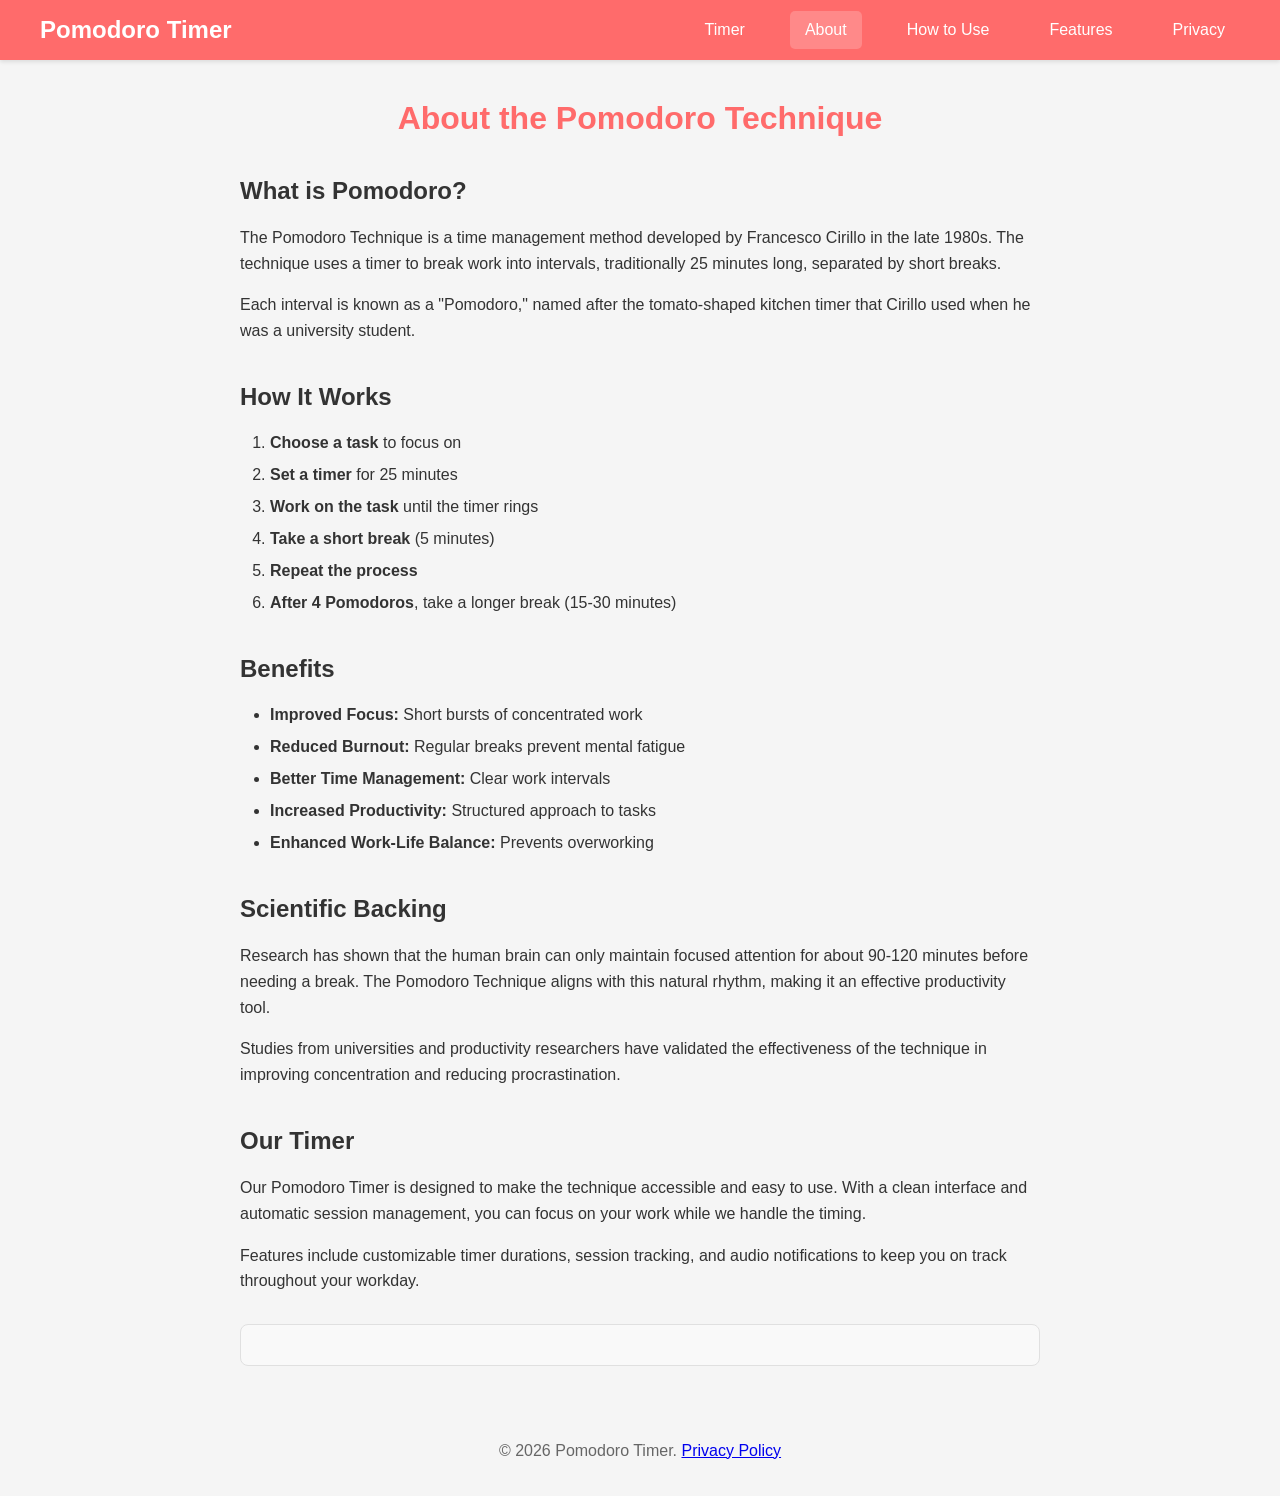
<file: about.html>
<!DOCTYPE html>
<html lang="en">
<head>
    <meta charset="UTF-8">
    <meta name="viewport" content="width=device-width, initial-scale=1.0">
    <title>About - Pomodoro Timer</title>
    <link rel="stylesheet" href="styles.css">
    <meta name="description" content="Learn about the Pomodoro Technique and how our timer helps you stay productive and focused.">
    <meta name="theme-color" content="#ff6b6b">
</head>
<body>
    <nav class="nav-bar">
        <div class="nav-container">
            <a href="index.html" class="nav-logo">Pomodoro Timer</a>
            <div class="nav-links">
                <a href="index.html">Timer</a>
                <a href="about.html" class="active">About</a>
                <a href="how-to.html">How to Use</a>
                <a href="features.html">Features</a>
                <a href="privacy.html">Privacy</a>
            </div>
        </div>
    </nav>

    <div class="content-page">
        <h1>About the Pomodoro Technique</h1>

        <div class="about-content">
            <section>
                <h2>What is Pomodoro?</h2>
                <p>The Pomodoro Technique is a time management method developed by Francesco Cirillo in the late 1980s. The technique uses a timer to break work into intervals, traditionally 25 minutes long, separated by short breaks.</p>

                <p>Each interval is known as a "Pomodoro," named after the tomato-shaped kitchen timer that Cirillo used when he was a university student.</p>
            </section>

            <section>
                <h2>How It Works</h2>
                <ol>
                    <li><strong>Choose a task</strong> to focus on</li>
                    <li><strong>Set a timer</strong> for 25 minutes</li>
                    <li><strong>Work on the task</strong> until the timer rings</li>
                    <li><strong>Take a short break</strong> (5 minutes)</li>
                    <li><strong>Repeat the process</strong></li>
                    <li><strong>After 4 Pomodoros</strong>, take a longer break (15-30 minutes)</li>
                </ol>
            </section>

            <section>
                <h2>Benefits</h2>
                <ul>
                    <li><strong>Improved Focus:</strong> Short bursts of concentrated work</li>
                    <li><strong>Reduced Burnout:</strong> Regular breaks prevent mental fatigue</li>
                    <li><strong>Better Time Management:</strong> Clear work intervals</li>
                    <li><strong>Increased Productivity:</strong> Structured approach to tasks</li>
                    <li><strong>Enhanced Work-Life Balance:</strong> Prevents overworking</li>
                </ul>
            </section>

            <section>
                <h2>Scientific Backing</h2>
                <p>Research has shown that the human brain can only maintain focused attention for about 90-120 minutes before needing a break. The Pomodoro Technique aligns with this natural rhythm, making it an effective productivity tool.</p>

                <p>Studies from universities and productivity researchers have validated the effectiveness of the technique in improving concentration and reducing procrastination.</p>
            </section>

            <section>
                <h2>Our Timer</h2>
                <p>Our Pomodoro Timer is designed to make the technique accessible and easy to use. With a clean interface and automatic session management, you can focus on your work while we handle the timing.</p>

                <p>Features include customizable timer durations, session tracking, and audio notifications to keep you on track throughout your workday.</p>
            </section>
        </div>

        <!-- Ad placement -->
        <div class="ad-container">
            <ins class="adsbygoogle"
                 style="display:block"
                 data-ad-client="ca-pub-XXXXXXXXXXXXXXXX"
                 data-ad-slot="XXXXXXXXXX"
                 data-ad-format="auto"
                 data-full-width-responsive="true"></ins>
            <script>
                 (adsbygoogle = window.adsbygoogle || []).push({});
            </script>
        </div>
    </div>

    <footer style="margin-top: 40px; text-align: center; padding: 20px; color: #666;">
        <p>&copy; 2026 Pomodoro Timer. <a href="privacy.html">Privacy Policy</a></p>
    </footer>

    <script src="script.js"></script>
</body>
</html>
</file>
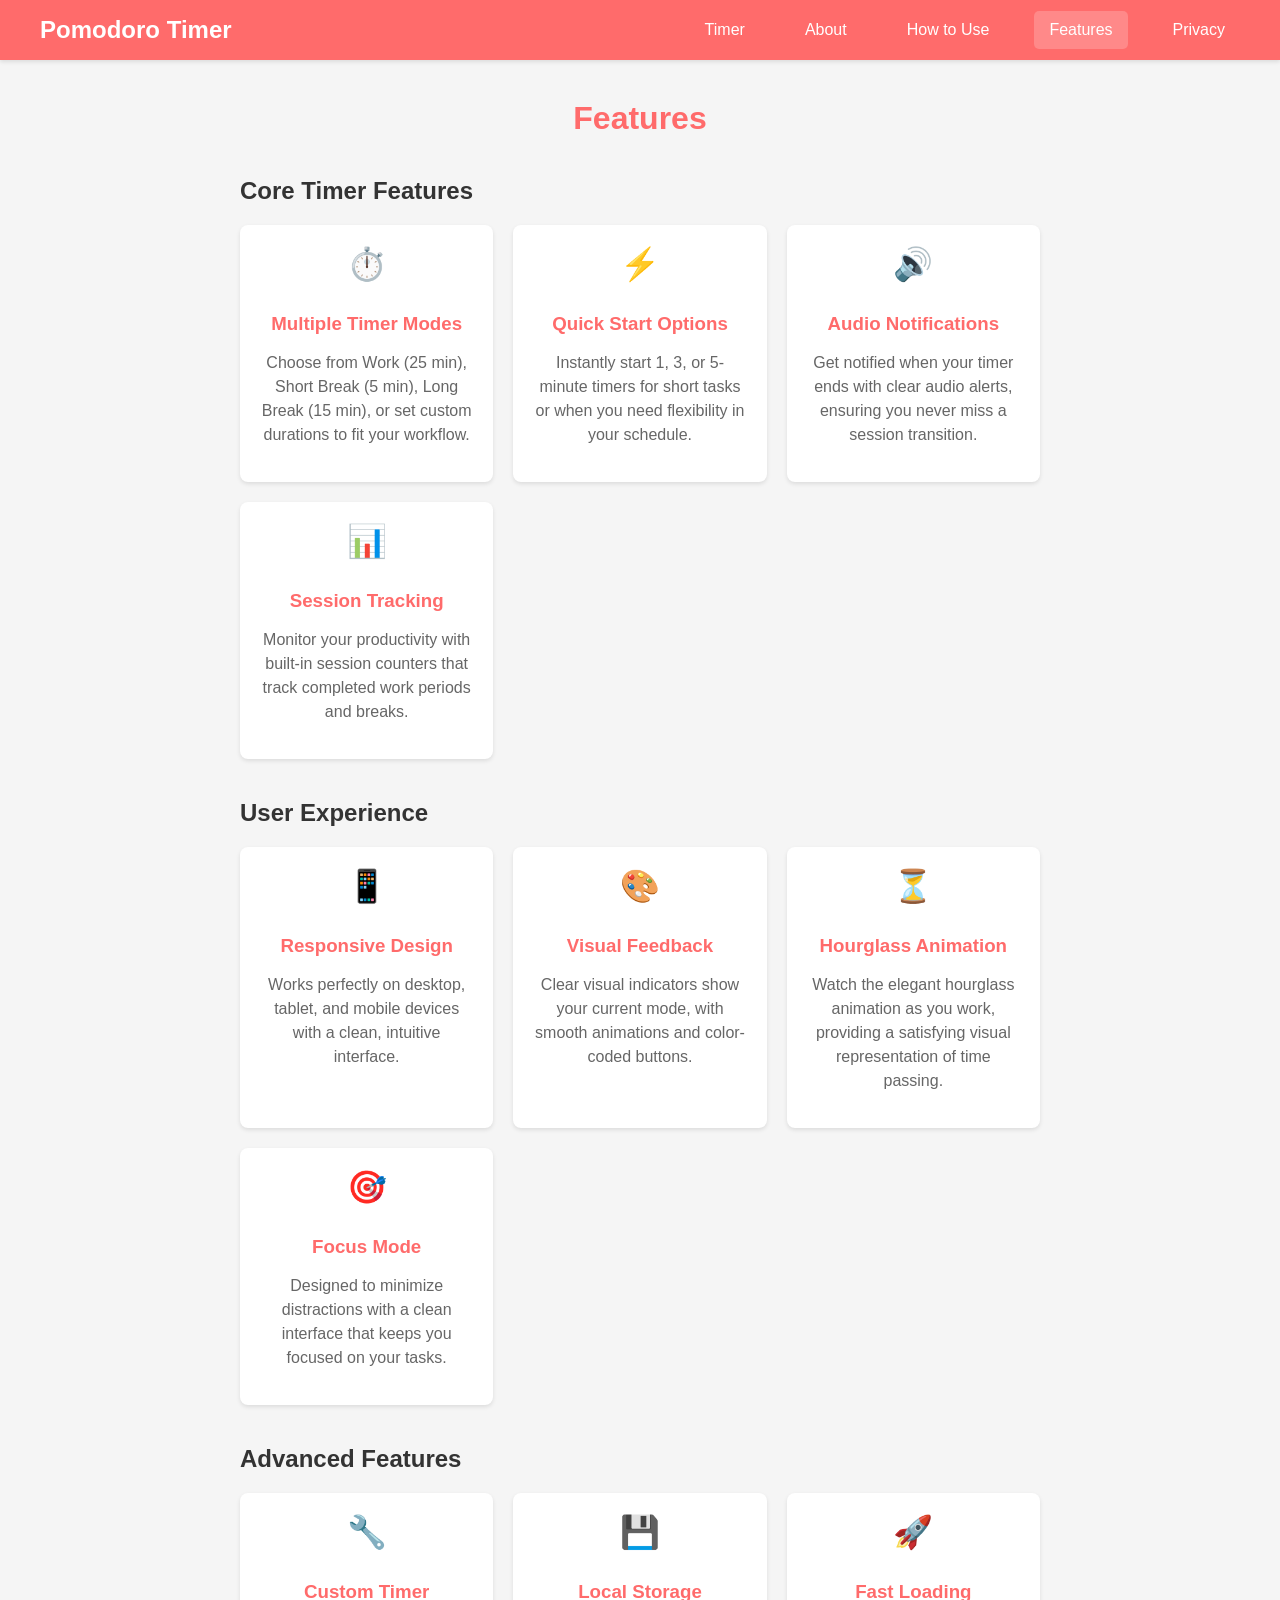
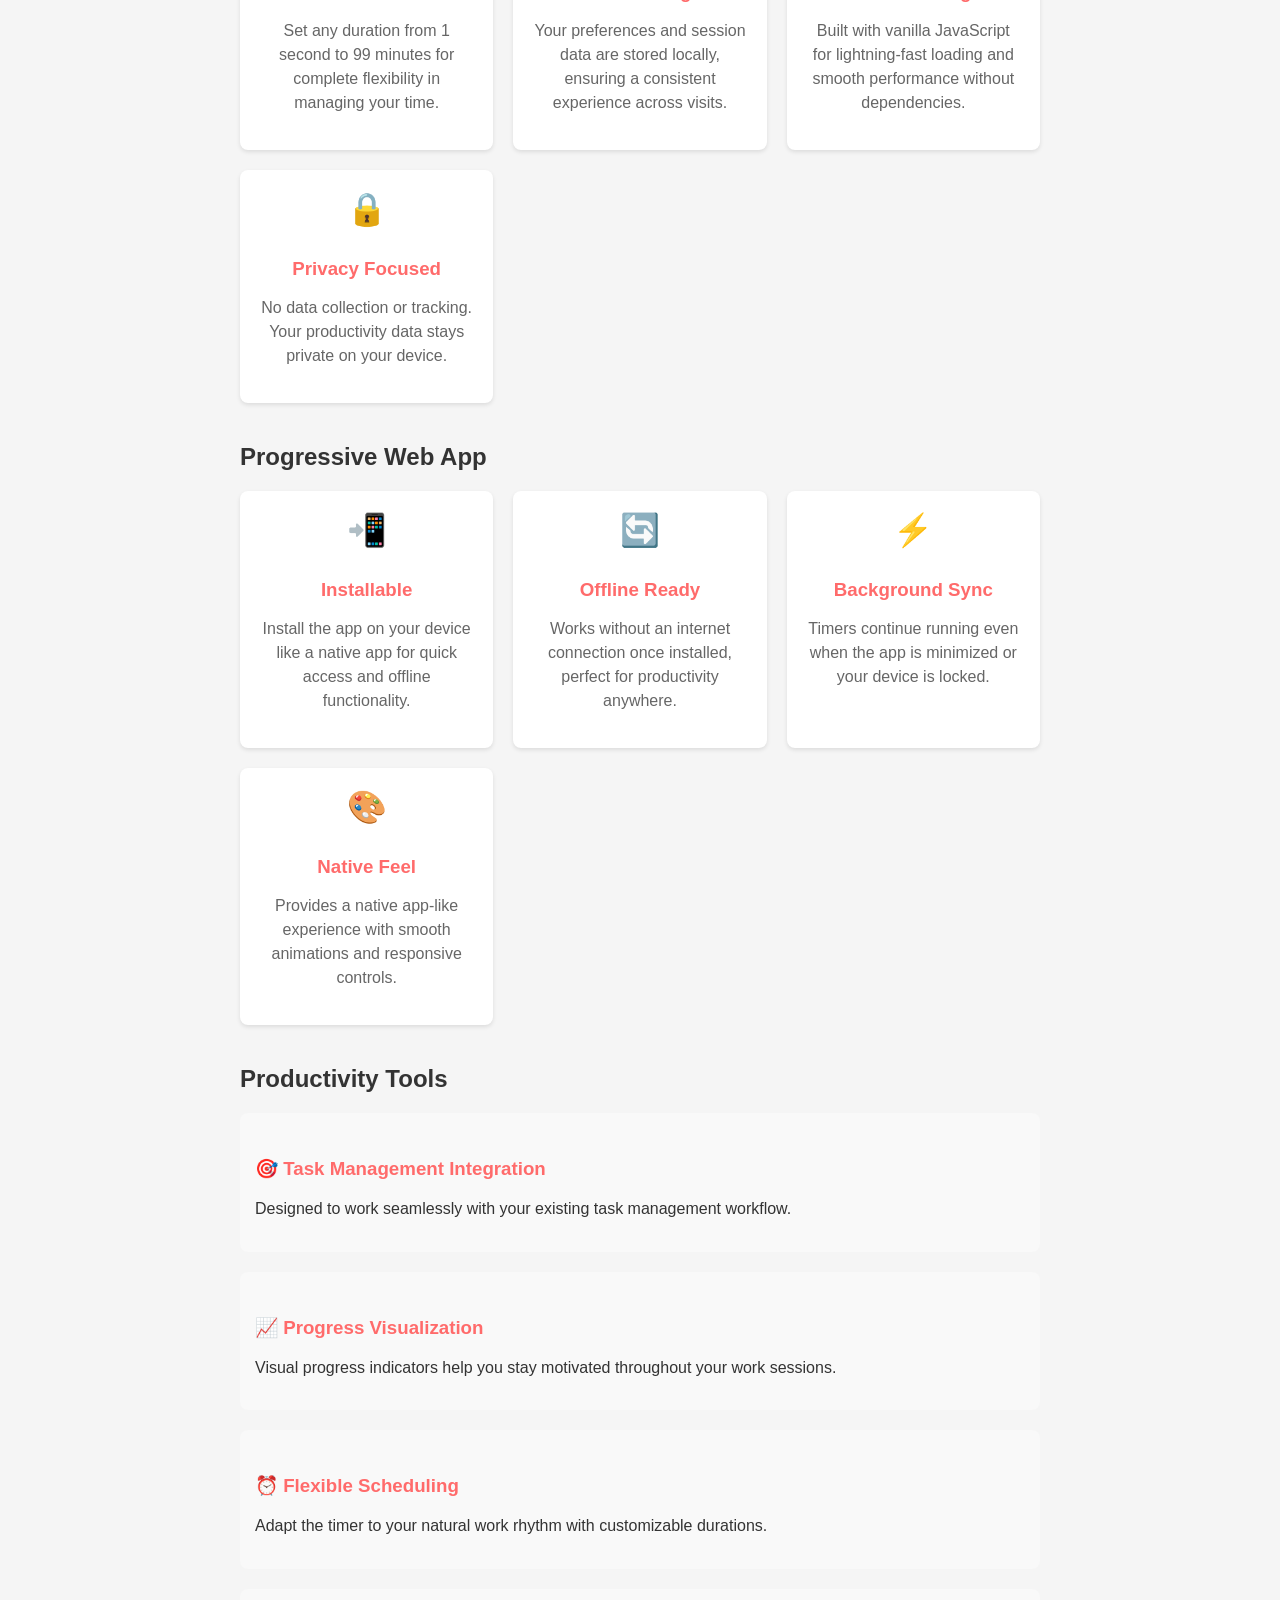
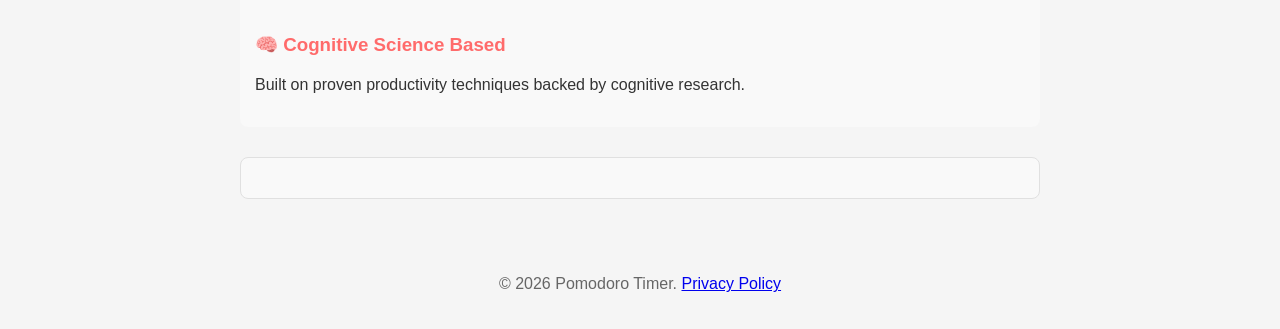
<file: features.html>
<!DOCTYPE html>
<html lang="en">
<head>
    <meta charset="UTF-8">
    <meta name="viewport" content="width=device-width, initial-scale=1.0">
    <title>Features - Pomodoro Timer</title>
    <link rel="stylesheet" href="styles.css">
    <meta name="description" content="Discover all the features of our Pomodoro Timer app designed to boost your productivity.">
    <meta name="theme-color" content="#ff6b6b">
</head>
<body>
    <nav class="nav-bar">
        <div class="nav-container">
            <a href="index.html" class="nav-logo">Pomodoro Timer</a>
            <div class="nav-links">
                <a href="index.html">Timer</a>
                <a href="about.html">About</a>
                <a href="how-to.html">How to Use</a>
                <a href="features.html" class="active">Features</a>
                <a href="privacy.html">Privacy</a>
            </div>
        </div>
    </nav>

    <div class="content-page">
        <h1>Features</h1>

        <div class="features-content">
            <section>
                <h2>Core Timer Features</h2>

                <div class="feature-grid">
                    <div class="feature-card">
                        <div class="feature-icon">⏱️</div>
                        <h3>Multiple Timer Modes</h3>
                        <p>Choose from Work (25 min), Short Break (5 min), Long Break (15 min), or set custom durations to fit your workflow.</p>
                    </div>

                    <div class="feature-card">
                        <div class="feature-icon">⚡</div>
                        <h3>Quick Start Options</h3>
                        <p>Instantly start 1, 3, or 5-minute timers for short tasks or when you need flexibility in your schedule.</p>
                    </div>

                    <div class="feature-card">
                        <div class="feature-icon">🔊</div>
                        <h3>Audio Notifications</h3>
                        <p>Get notified when your timer ends with clear audio alerts, ensuring you never miss a session transition.</p>
                    </div>

                    <div class="feature-card">
                        <div class="feature-icon">📊</div>
                        <h3>Session Tracking</h3>
                        <p>Monitor your productivity with built-in session counters that track completed work periods and breaks.</p>
                    </div>
                </div>
            </section>

            <section>
                <h2>User Experience</h2>

                <div class="feature-grid">
                    <div class="feature-card">
                        <div class="feature-icon">📱</div>
                        <h3>Responsive Design</h3>
                        <p>Works perfectly on desktop, tablet, and mobile devices with a clean, intuitive interface.</p>
                    </div>

                    <div class="feature-card">
                        <div class="feature-icon">🎨</div>
                        <h3>Visual Feedback</h3>
                        <p>Clear visual indicators show your current mode, with smooth animations and color-coded buttons.</p>
                    </div>

                    <div class="feature-card">
                        <div class="feature-icon">⏳</div>
                        <h3>Hourglass Animation</h3>
                        <p>Watch the elegant hourglass animation as you work, providing a satisfying visual representation of time passing.</p>
                    </div>

                    <div class="feature-card">
                        <div class="feature-icon">🎯</div>
                        <h3>Focus Mode</h3>
                        <p>Designed to minimize distractions with a clean interface that keeps you focused on your tasks.</p>
                    </div>
                </div>
            </section>

            <section>
                <h2>Advanced Features</h2>

                <div class="feature-grid">
                    <div class="feature-card">
                        <div class="feature-icon">🔧</div>
                        <h3>Custom Timer</h3>
                        <p>Set any duration from 1 second to 99 minutes for complete flexibility in managing your time.</p>
                    </div>

                    <div class="feature-card">
                        <div class="feature-icon">💾</div>
                        <h3>Local Storage</h3>
                        <p>Your preferences and session data are stored locally, ensuring a consistent experience across visits.</p>
                    </div>

                    <div class="feature-card">
                        <div class="feature-icon">🚀</div>
                        <h3>Fast Loading</h3>
                        <p>Built with vanilla JavaScript for lightning-fast loading and smooth performance without dependencies.</p>
                    </div>

                    <div class="feature-card">
                        <div class="feature-icon">🔒</div>
                        <h3>Privacy Focused</h3>
                        <p>No data collection or tracking. Your productivity data stays private on your device.</p>
                    </div>
                </div>
            </section>

            <section>
                <h2>Progressive Web App</h2>

                <div class="feature-grid">
                    <div class="feature-card">
                        <div class="feature-icon">📲</div>
                        <h3>Installable</h3>
                        <p>Install the app on your device like a native app for quick access and offline functionality.</p>
                    </div>

                    <div class="feature-card">
                        <div class="feature-icon">🔄</div>
                        <h3>Offline Ready</h3>
                        <p>Works without an internet connection once installed, perfect for productivity anywhere.</p>
                    </div>

                    <div class="feature-card">
                        <div class="feature-icon">⚡</div>
                        <h3>Background Sync</h3>
                        <p>Timers continue running even when the app is minimized or your device is locked.</p>
                    </div>

                    <div class="feature-card">
                        <div class="feature-icon">🎨</div>
                        <h3>Native Feel</h3>
                        <p>Provides a native app-like experience with smooth animations and responsive controls.</p>
                    </div>
                </div>
            </section>

            <section>
                <h2>Productivity Tools</h2>

                <div class="feature-list">
                    <div class="feature-item">
                        <h3>🎯 Task Management Integration</h3>
                        <p>Designed to work seamlessly with your existing task management workflow.</p>
                    </div>

                    <div class="feature-item">
                        <h3>📈 Progress Visualization</h3>
                        <p>Visual progress indicators help you stay motivated throughout your work sessions.</p>
                    </div>

                    <div class="feature-item">
                        <h3>⏰ Flexible Scheduling</h3>
                        <p>Adapt the timer to your natural work rhythm with customizable durations.</p>
                    </div>

                    <div class="feature-item">
                        <h3>🧠 Cognitive Science Based</h3>
                        <p>Built on proven productivity techniques backed by cognitive research.</p>
                    </div>
                </div>
            </section>
        </div>

        <!-- Ad placement -->
        <div class="ad-container">
            <ins class="adsbygoogle"
                 style="display:block"
                 data-ad-client="ca-pub-XXXXXXXXXXXXXXXX"
                 data-ad-slot="XXXXXXXXXX"
                 data-ad-format="auto"
                 data-full-width-responsive="true"></ins>
            <script>
                 (adsbygoogle = window.adsbygoogle || []).push({});
            </script>
        </div>
    </div>

    <footer style="margin-top: 40px; text-align: center; padding: 20px; color: #666;">
        <p>&copy; 2026 Pomodoro Timer. <a href="privacy.html">Privacy Policy</a></p>
    </footer>

    <script src="script.js"></script>
</body>
</html>
</file>
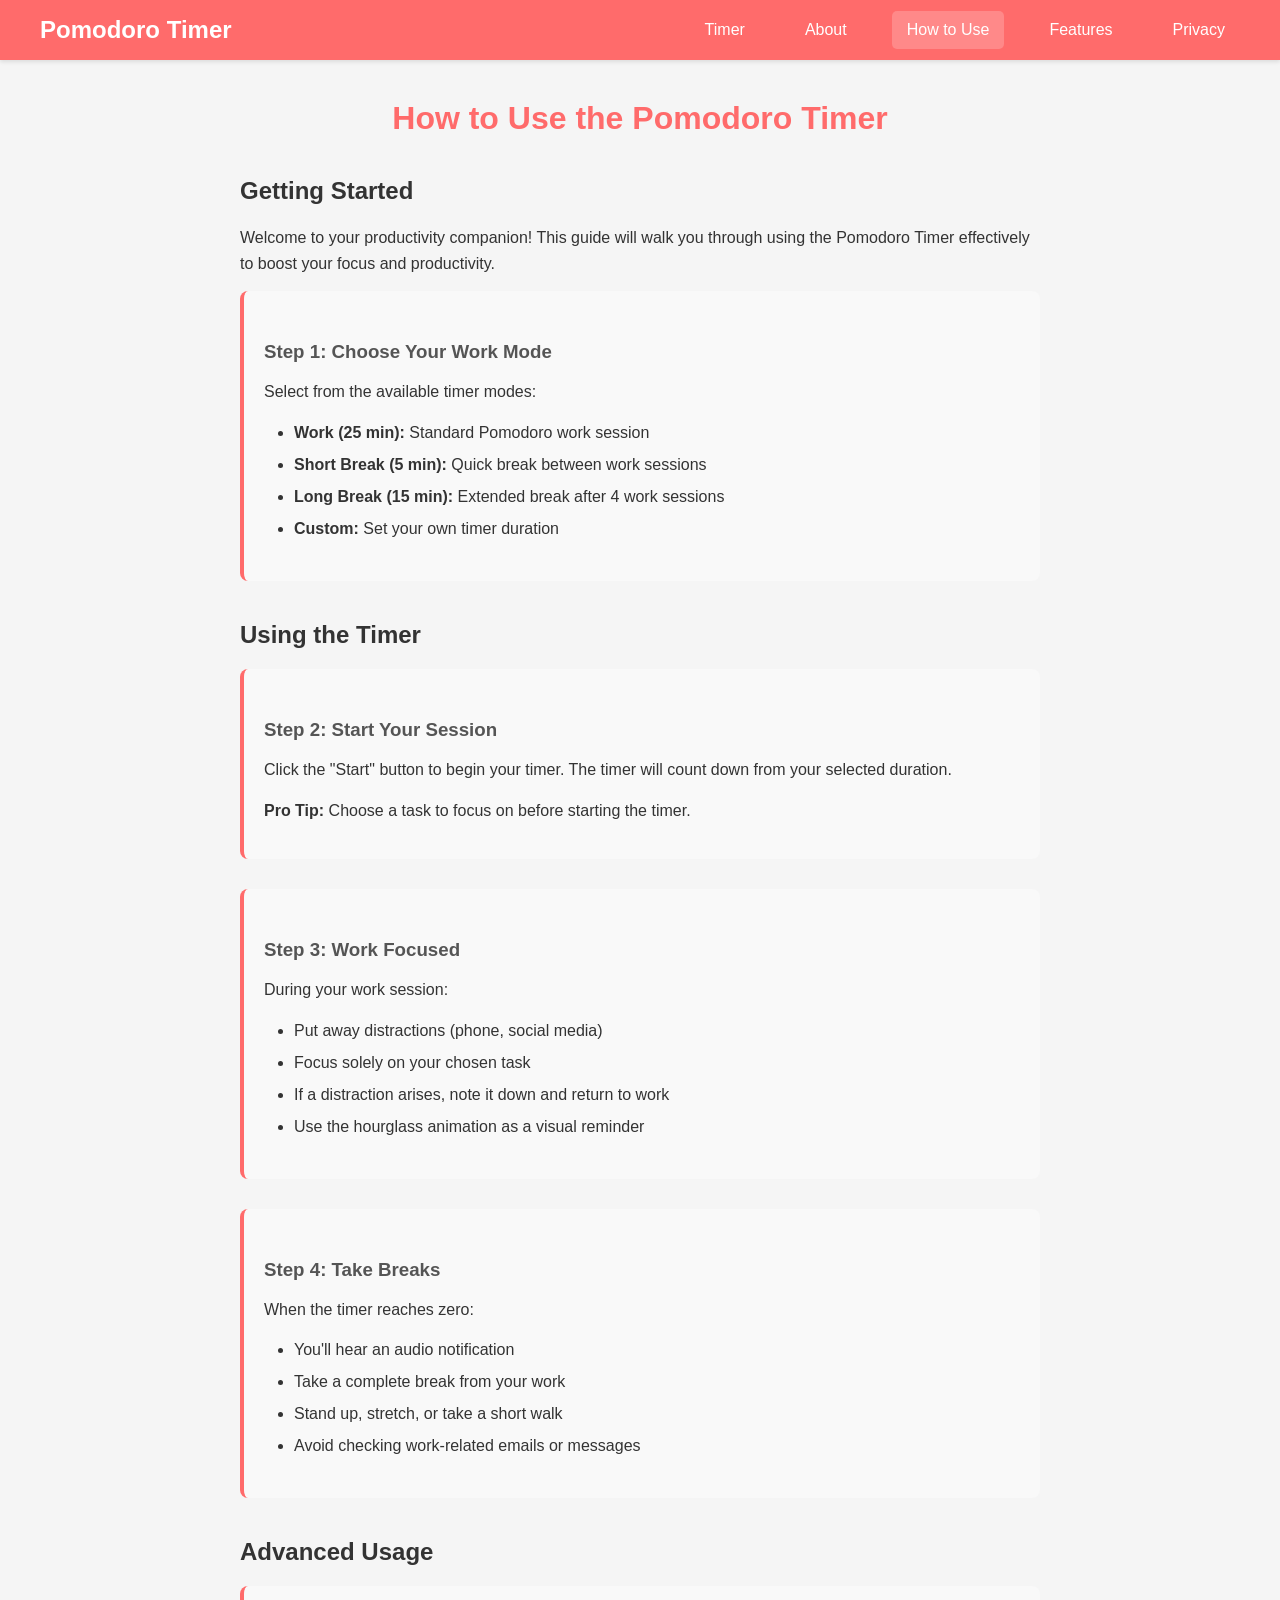
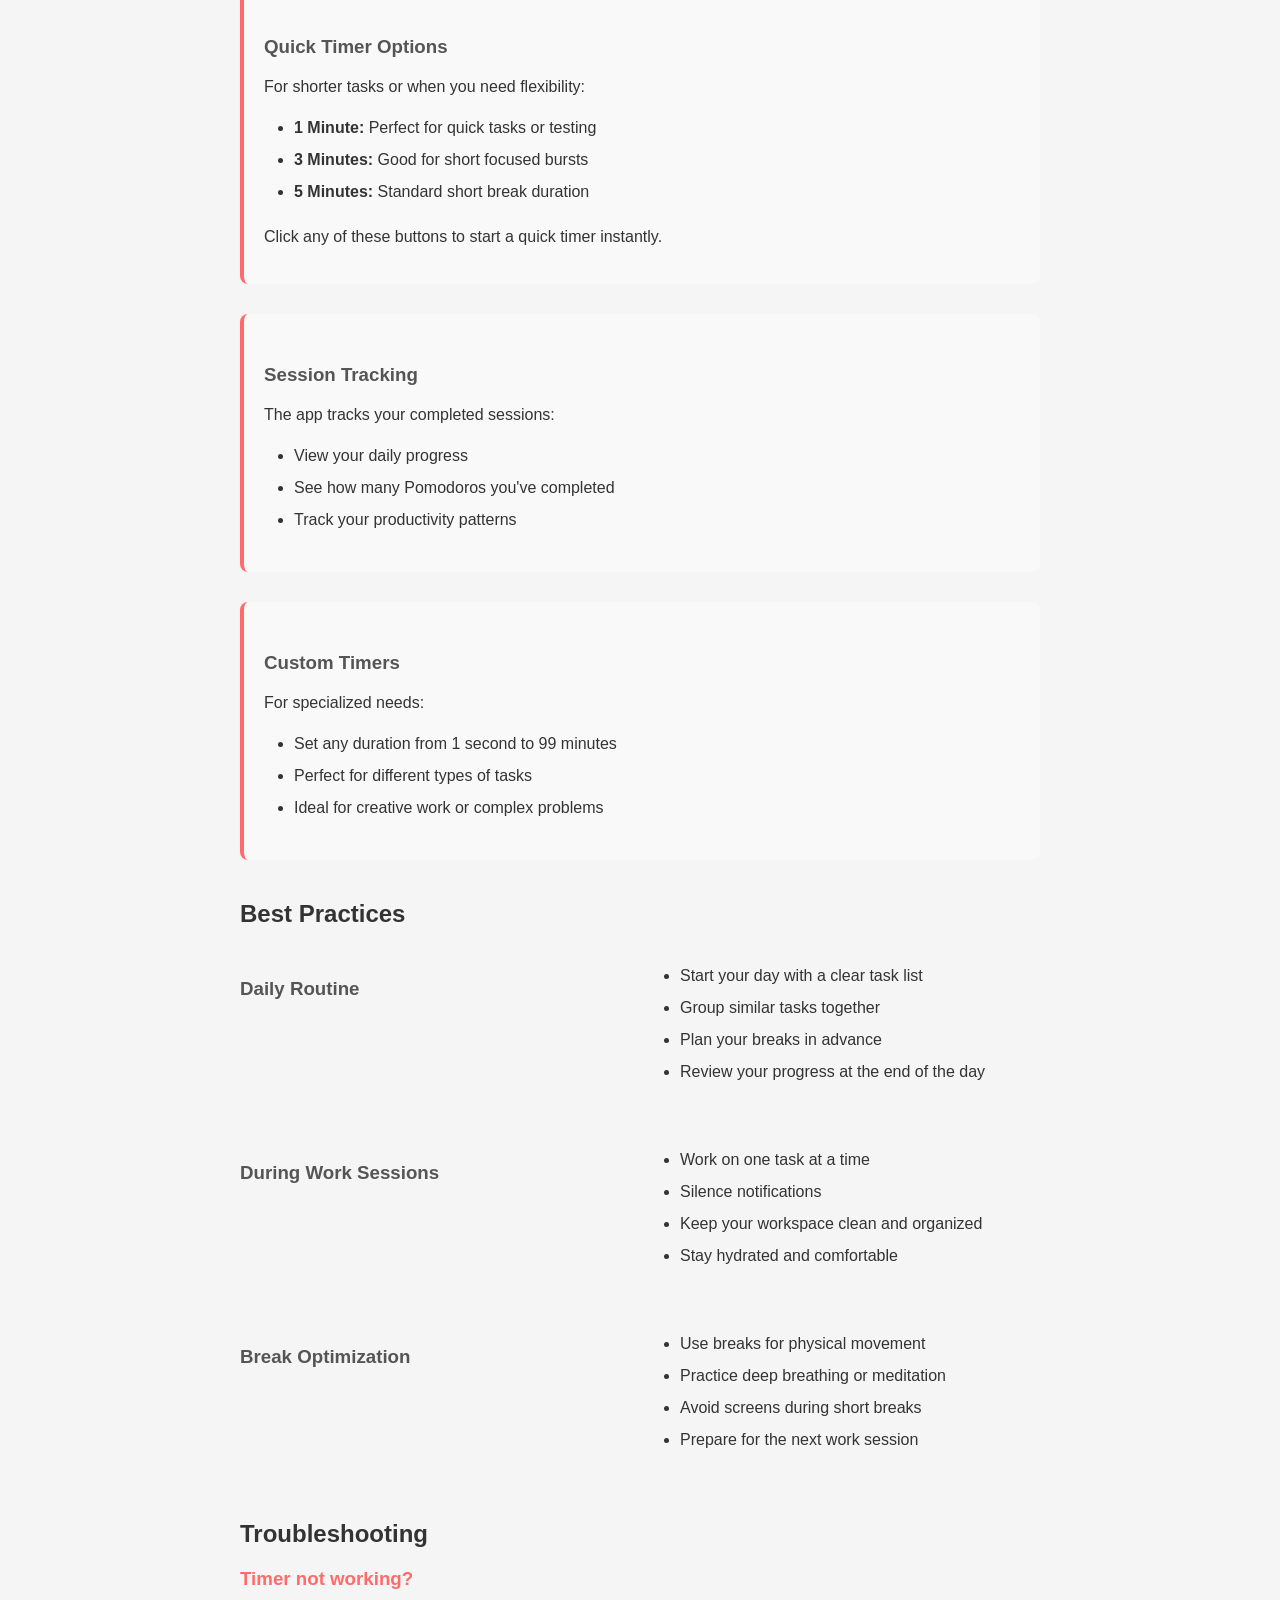
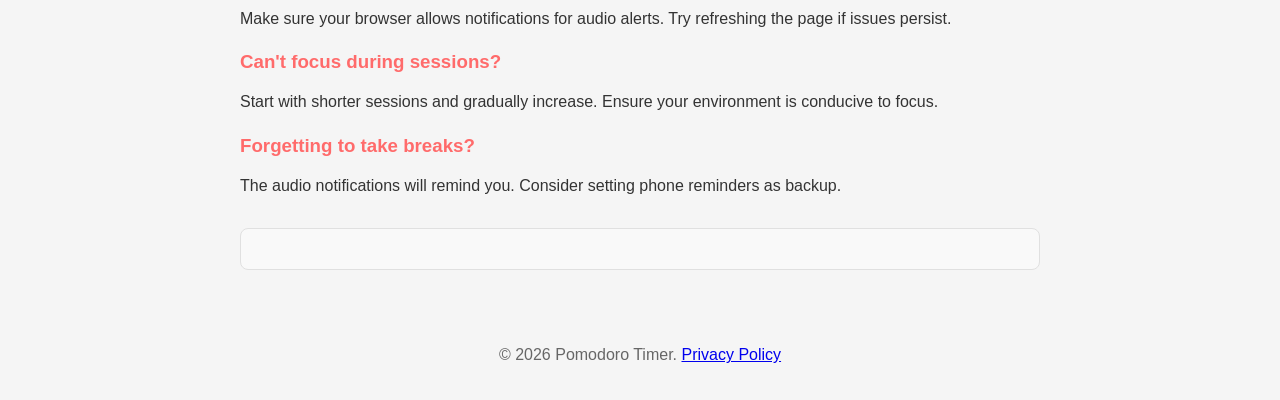
<file: how-to.html>
<!DOCTYPE html>
<html lang="en">
<head>
    <meta charset="UTF-8">
    <meta name="viewport" content="width=device-width, initial-scale=1.0">
    <title>How to Use - Pomodoro Timer</title>
    <link rel="stylesheet" href="styles.css">
    <meta name="description" content="Complete guide on how to use our Pomodoro Timer effectively for maximum productivity.">
    <meta name="theme-color" content="#ff6b6b">
</head>
<body>
    <nav class="nav-bar">
        <div class="nav-container">
            <a href="index.html" class="nav-logo">Pomodoro Timer</a>
            <div class="nav-links">
                <a href="index.html">Timer</a>
                <a href="about.html">About</a>
                <a href="how-to.html" class="active">How to Use</a>
                <a href="features.html">Features</a>
                <a href="privacy.html">Privacy</a>
            </div>
        </div>
    </nav>

    <div class="content-page">
        <h1>How to Use the Pomodoro Timer</h1>

        <div class="how-to-content">
            <section>
                <h2>Getting Started</h2>
                <p>Welcome to your productivity companion! This guide will walk you through using the Pomodoro Timer effectively to boost your focus and productivity.</p>

                <div class="step">
                    <h3>Step 1: Choose Your Work Mode</h3>
                    <p>Select from the available timer modes:</p>
                    <ul>
                        <li><strong>Work (25 min):</strong> Standard Pomodoro work session</li>
                        <li><strong>Short Break (5 min):</strong> Quick break between work sessions</li>
                        <li><strong>Long Break (15 min):</strong> Extended break after 4 work sessions</li>
                        <li><strong>Custom:</strong> Set your own timer duration</li>
                    </ul>
                </div>
            </section>

            <section>
                <h2>Using the Timer</h2>

                <div class="step">
                    <h3>Step 2: Start Your Session</h3>
                    <p>Click the "Start" button to begin your timer. The timer will count down from your selected duration.</p>
                    <p><strong>Pro Tip:</strong> Choose a task to focus on before starting the timer.</p>
                </div>

                <div class="step">
                    <h3>Step 3: Work Focused</h3>
                    <p>During your work session:</p>
                    <ul>
                        <li>Put away distractions (phone, social media)</li>
                        <li>Focus solely on your chosen task</li>
                        <li>If a distraction arises, note it down and return to work</li>
                        <li>Use the hourglass animation as a visual reminder</li>
                    </ul>
                </div>

                <div class="step">
                    <h3>Step 4: Take Breaks</h3>
                    <p>When the timer reaches zero:</p>
                    <ul>
                        <li>You'll hear an audio notification</li>
                        <li>Take a complete break from your work</li>
                        <li>Stand up, stretch, or take a short walk</li>
                        <li>Avoid checking work-related emails or messages</li>
                    </ul>
                </div>
            </section>

            <section>
                <h2>Advanced Usage</h2>

                <div class="step">
                    <h3>Quick Timer Options</h3>
                    <p>For shorter tasks or when you need flexibility:</p>
                    <ul>
                        <li><strong>1 Minute:</strong> Perfect for quick tasks or testing</li>
                        <li><strong>3 Minutes:</strong> Good for short focused bursts</li>
                        <li><strong>5 Minutes:</strong> Standard short break duration</li>
                    </ul>
                    <p>Click any of these buttons to start a quick timer instantly.</p>
                </div>

                <div class="step">
                    <h3>Session Tracking</h3>
                    <p>The app tracks your completed sessions:</p>
                    <ul>
                        <li>View your daily progress</li>
                        <li>See how many Pomodoros you've completed</li>
                        <li>Track your productivity patterns</li>
                    </ul>
                </div>

                <div class="step">
                    <h3>Custom Timers</h3>
                    <p>For specialized needs:</p>
                    <ul>
                        <li>Set any duration from 1 second to 99 minutes</li>
                        <li>Perfect for different types of tasks</li>
                        <li>Ideal for creative work or complex problems</li>
                    </ul>
                </div>
            </section>

            <section>
                <h2>Best Practices</h2>

                <div class="tips">
                    <h3>Daily Routine</h3>
                    <ul>
                        <li>Start your day with a clear task list</li>
                        <li>Group similar tasks together</li>
                        <li>Plan your breaks in advance</li>
                        <li>Review your progress at the end of the day</li>
                    </ul>

                    <h3>During Work Sessions</h3>
                    <ul>
                        <li>Work on one task at a time</li>
                        <li>Silence notifications</li>
                        <li>Keep your workspace clean and organized</li>
                        <li>Stay hydrated and comfortable</li>
                    </ul>

                    <h3>Break Optimization</h3>
                    <ul>
                        <li>Use breaks for physical movement</li>
                        <li>Practice deep breathing or meditation</li>
                        <li>Avoid screens during short breaks</li>
                        <li>Prepare for the next work session</li>
                    </ul>
                </div>
            </section>

            <section>
                <h2>Troubleshooting</h2>
                <div class="faq">
                    <h3>Timer not working?</h3>
                    <p>Make sure your browser allows notifications for audio alerts. Try refreshing the page if issues persist.</p>

                    <h3>Can't focus during sessions?</h3>
                    <p>Start with shorter sessions and gradually increase. Ensure your environment is conducive to focus.</p>

                    <h3>Forgetting to take breaks?</h3>
                    <p>The audio notifications will remind you. Consider setting phone reminders as backup.</p>
                </div>
            </section>
        </div>

        <!-- Ad placement -->
        <div class="ad-container">
            <ins class="adsbygoogle"
                 style="display:block"
                 data-ad-client="ca-pub-XXXXXXXXXXXXXXXX"
                 data-ad-slot="XXXXXXXXXX"
                 data-ad-format="auto"
                 data-full-width-responsive="true"></ins>
            <script>
                 (adsbygoogle = window.adsbygoogle || []).push({});
            </script>
        </div>
    </div>

    <footer style="margin-top: 40px; text-align: center; padding: 20px; color: #666;">
        <p>&copy; 2026 Pomodoro Timer. <a href="privacy.html">Privacy Policy</a></p>
    </footer>

    <script src="script.js"></script>
</body>
</html>
</file>
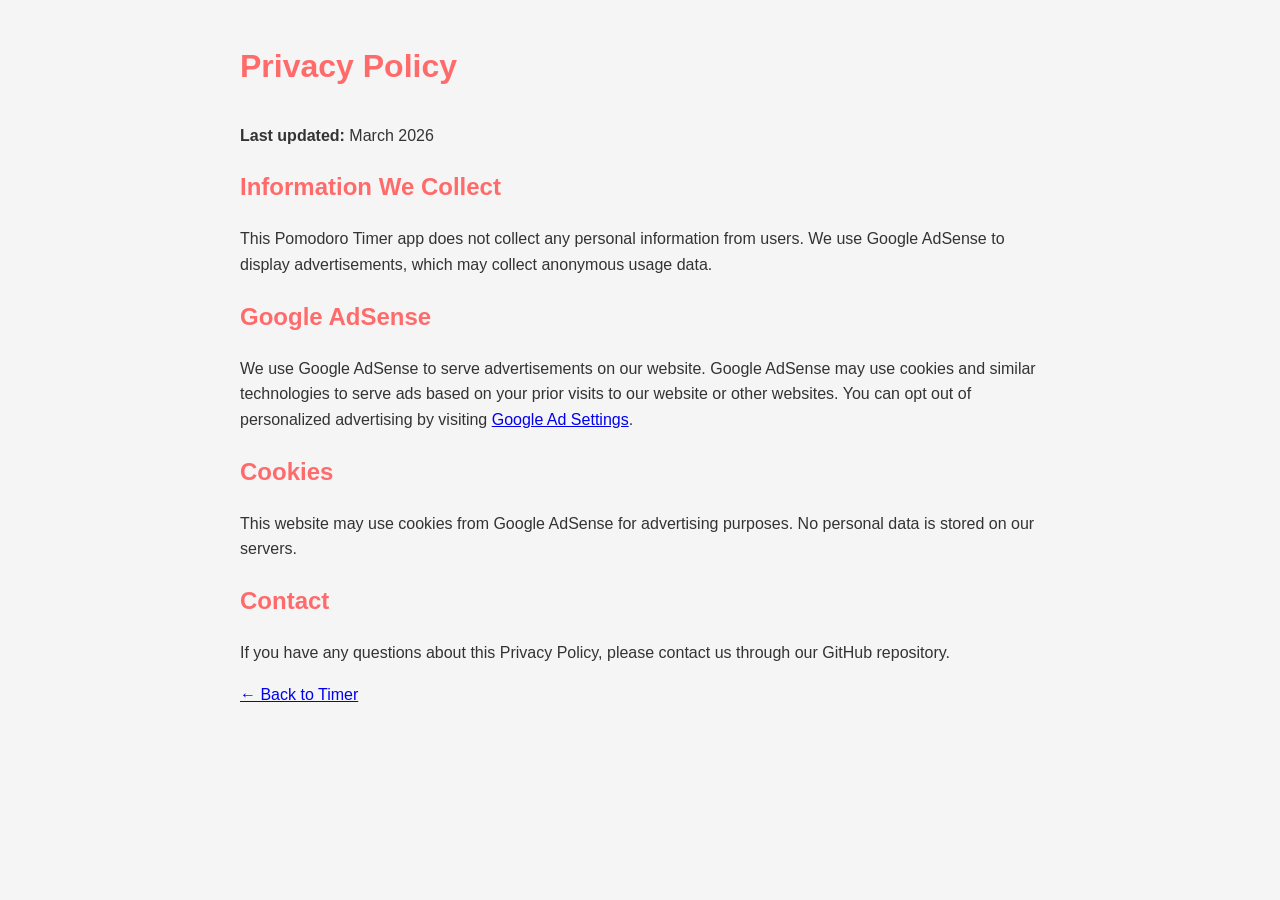
<file: privacy.html>
<!DOCTYPE html>
<html lang="en">
<head>
    <meta charset="UTF-8">
    <meta name="viewport" content="width=device-width, initial-scale=1.0">
    <title>Privacy Policy - Pomodoro Timer</title>
    <link rel="stylesheet" href="styles.css">
    <style>
        .privacy-content {
            max-width: 800px;
            margin: 0 auto;
            padding: 20px;
            line-height: 1.6;
        }
        .privacy-content h1, .privacy-content h2 {
            color: #ff6b6b;
        }
    </style>
</head>
<body>
    <div class="privacy-content">
        <h1>Privacy Policy</h1>
        <p><strong>Last updated:</strong> March 2026</p>

        <h2>Information We Collect</h2>
        <p>This Pomodoro Timer app does not collect any personal information from users. We use Google AdSense to display advertisements, which may collect anonymous usage data.</p>

        <h2>Google AdSense</h2>
        <p>We use Google AdSense to serve advertisements on our website. Google AdSense may use cookies and similar technologies to serve ads based on your prior visits to our website or other websites. You can opt out of personalized advertising by visiting <a href="https://www.google.com/settings/ads">Google Ad Settings</a>.</p>

        <h2>Cookies</h2>
        <p>This website may use cookies from Google AdSense for advertising purposes. No personal data is stored on our servers.</p>

        <h2>Contact</h2>
        <p>If you have any questions about this Privacy Policy, please contact us through our GitHub repository.</p>

        <p><a href="index.html">← Back to Timer</a></p>
    </div>
</body>
</html>
</file>
<file: styles.css>
/* Navigation Styles */
.nav-bar {
    background-color: #ff6b6b;
    box-shadow: 0 2px 4px rgba(0, 0, 0, 0.1);
    position: fixed;
    top: 0;
    left: 0;
    right: 0;
    z-index: 1000;
}

.nav-container {
    max-width: 1200px;
    margin: 0 auto;
    padding: 0 20px;
    display: flex;
    justify-content: space-between;
    align-items: center;
    height: 60px;
}

.nav-logo {
    color: white;
    text-decoration: none;
    font-size: 1.5rem;
    font-weight: bold;
}

.nav-links {
    display: flex;
    gap: 30px;
}

.nav-links a {
    color: white;
    text-decoration: none;
    padding: 10px 15px;
    border-radius: 5px;
    transition: background-color 0.3s;
}

.nav-links a:hover,
.nav-links a.active {
    background-color: rgba(255, 255, 255, 0.2);
}

/* Content page styles for additional pages */
.content-page {
    max-width: 800px;
    margin: 100px auto 40px;
    padding: 0 20px;
}

.content-page h1 {
    color: #ff6b6b;
    text-align: center;
    margin-bottom: 40px;
}

.content-page h2 {
    color: #333;
    margin-top: 40px;
    margin-bottom: 20px;
}

.content-page h3 {
    color: #555;
    margin-top: 30px;
    margin-bottom: 15px;
}

.content-page p {
    line-height: 1.6;
    margin-bottom: 15px;
}

.content-page ul, .content-page ol {
    margin-bottom: 20px;
    padding-left: 30px;
}

.content-page li {
    margin-bottom: 8px;
    line-height: 1.5;
}

.feature-grid {
    display: grid;
    grid-template-columns: repeat(auto-fit, minmax(250px, 1fr));
    gap: 20px;
    margin-bottom: 40px;
}

.feature-card {
    background: white;
    padding: 20px;
    border-radius: 8px;
    box-shadow: 0 2px 4px rgba(0, 0, 0, 0.1);
    text-align: center;
}

.feature-icon {
    font-size: 2rem;
    margin-bottom: 15px;
}

.feature-card h3 {
    color: #ff6b6b;
    margin-bottom: 10px;
}

.feature-card p {
    color: #666;
    line-height: 1.5;
}

.step {
    margin-bottom: 30px;
    padding: 20px;
    background: #f9f9f9;
    border-radius: 8px;
    border-left: 4px solid #ff6b6b;
}

.tips {
    display: grid;
    grid-template-columns: repeat(auto-fit, minmax(300px, 1fr));
    gap: 20px;
    margin-bottom: 30px;
}

.faq {
    margin-bottom: 30px;
}

.faq h3 {
    color: #ff6b6b;
    margin-top: 20px;
}

.feature-list .feature-item {
    margin-bottom: 20px;
    padding: 15px;
    background: #f9f9f9;
    border-radius: 8px;
}

.feature-list h3 {
    color: #ff6b6b;
    margin-bottom: 10px;
}

/* Adjust body for fixed nav */
body {
    font-family: 'Arial', sans-serif;
    background-color: #f5f5f5;
    margin: 0;
    color: #333;
}

/* Main timer page styles */
.container {
    text-align: center;
    background-color: white;
    padding: 40px;
    border-radius: 10px;
    box-shadow: 0 4px 6px rgba(0, 0, 0, 0.1);
    max-width: 400px;
    width: 100%;
    margin: 100px auto 40px;
}

h1 {
    margin-bottom: 30px;
    color: #ff6b6b;
}

.timer-display {
    margin-bottom: 30px;
    position: relative;
}

.hourglass {
    font-size: 2.5rem;
    margin-bottom: 10px;
    display: flex;
    justify-content: center;
    align-items: center;
    animation: hourglass-swing 1.5s infinite alternate ease-in-out;
}

@keyframes hourglass-swing {
    0% { transform: rotate(-10deg); }
    100% { transform: rotate(10deg); }
}

#time {
    font-size: 4rem;
    font-weight: bold;
    margin-bottom: 10px;
}

#mode {
    font-size: 1.2rem;
    color: #666;
}

.controls {
    margin-bottom: 20px;
}

button {
    background-color: #ff6b6b;
    color: white;
    border: none;
    padding: 10px 20px;
    margin: 0 5px;
    border-radius: 5px;
    cursor: pointer;
    font-size: 1rem;
    transition: background-color 0.3s;
}

button:hover {
    background-color: #ff5252;
}

button:disabled {
    background-color: #ccc;
    cursor: not-allowed;
}

.modes {
    margin-bottom: 20px;
}

.modes button {
    margin: 5px;
    background-color: #4ecdc4;
    min-width: 80px;
}

.modes button:hover {
    background-color: #45b7aa;
}

.modes button.active {
    background-color: #ff6b6b;
    border: 3px solid #ff5252;
    box-shadow: 0 0 15px rgba(255, 107, 107, 0.5);
    transform: scale(1.05);
    font-weight: bold;
}

.stats {
    font-size: 1.1rem;
}

.ad-container {
    margin-top: 30px;
    padding: 20px;
    border: 1px solid #e0e0e0;
    border-radius: 8px;
    background-color: #f9f9f9;
    text-align: center;
}
</file>
